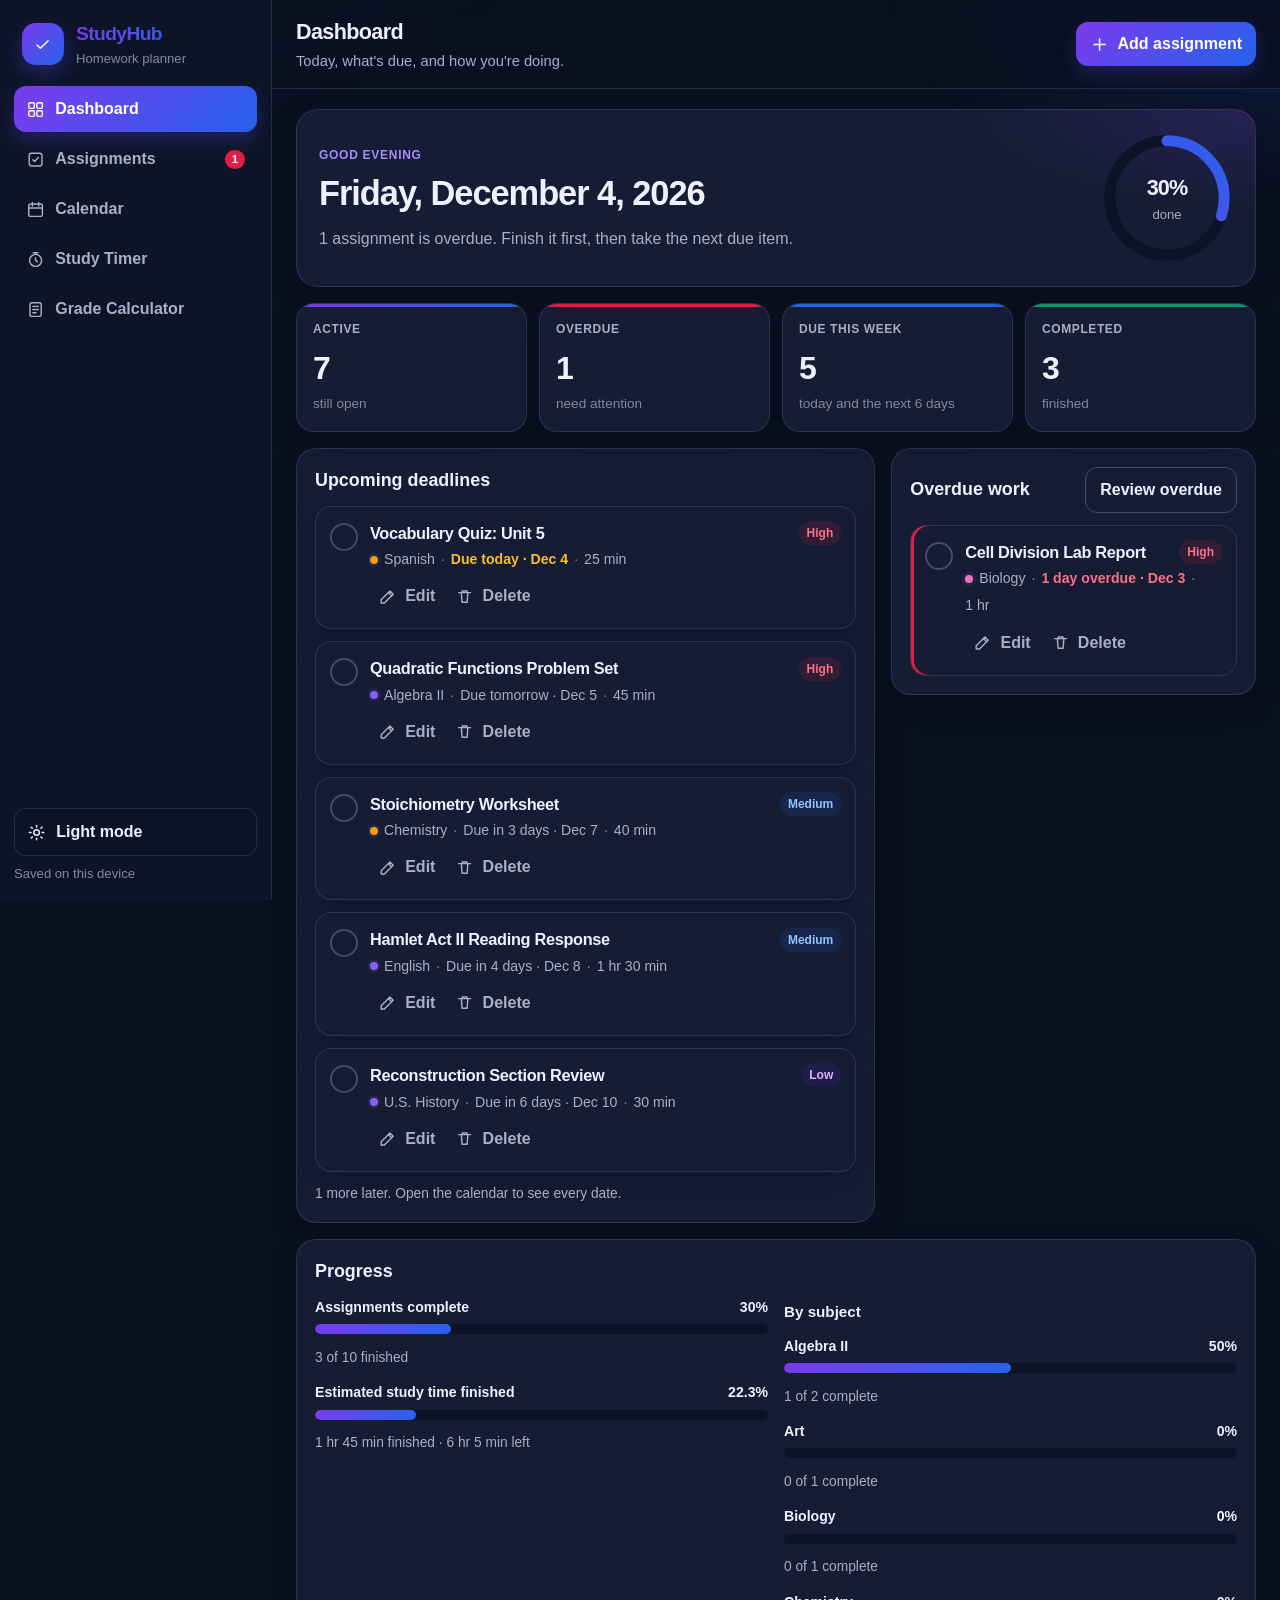
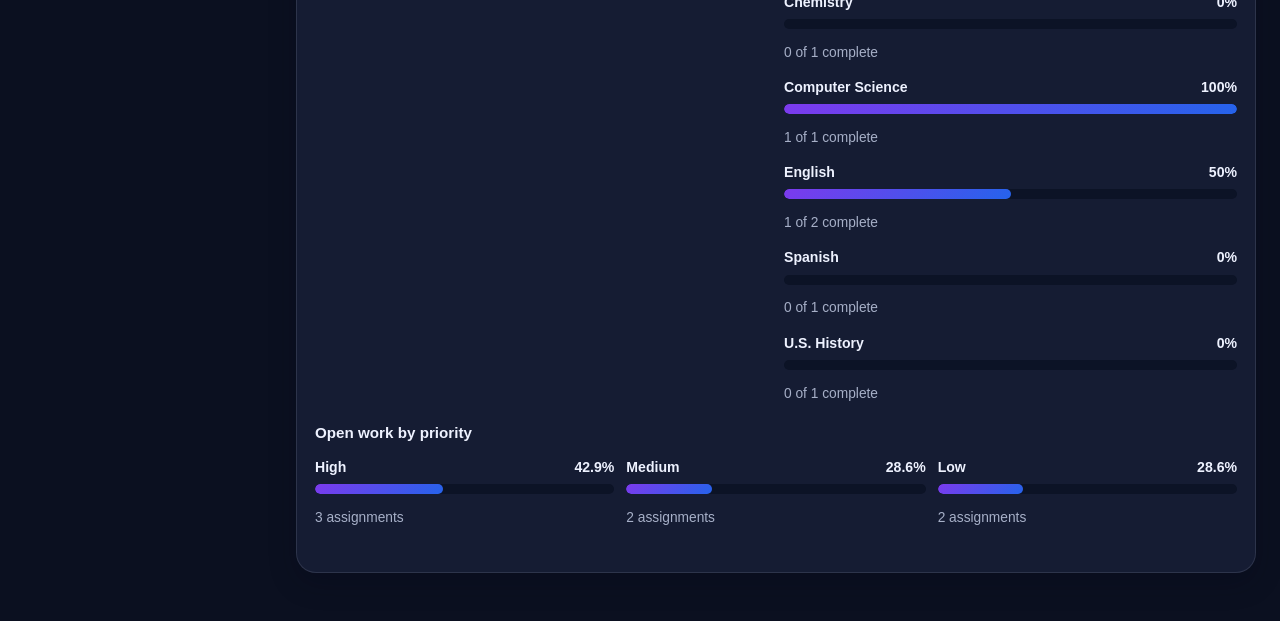
<file: studyhub/index.html>
<!DOCTYPE html>
<html lang="en" data-theme="dark">
  <head>
    <meta charset="UTF-8" />
    <meta name="viewport" content="width=device-width, initial-scale=1" />
    <title>StudyHub</title>
    <meta name="description" content="StudyHub is a homework planner that stays in this browser: assignments, a calendar, a study timer, and a grade calculator." />
    <meta name="theme-color" content="#0b1020" id="theme-color" />
    <link rel="icon" href="favicon.svg" type="image/svg+xml" />
    <script>
      /* Match the saved theme before the first paint. Keep this key in sync with js/store.js. */
      (function () {
        try {
          var raw = localStorage.getItem("studyhub.v1");
          if (!raw) return;
          var theme = JSON.parse(raw).theme;
          if (theme === "light" || theme === "dark") {
            document.documentElement.setAttribute("data-theme", theme);
          }
        } catch (error) {
          /* Keep the default dark theme if storage cannot be read. */
        }
      })();
    </script>
    <link rel="stylesheet" href="css/styles.css" />
  </head>
  <body>
    <a class="skip-link" href="#main">Skip to content</a>
    <div class="shell">
      <div id="sidebar-backdrop" class="sidebar-backdrop" data-action="close-sidebar" hidden></div>
      <aside class="sidebar" id="sidebar">
        <div class="brand">
          <div class="brand-mark" aria-hidden="true">
            <svg viewBox="0 0 24 24" class="icon"><path d="M5 12.5l4.2 4.2L19 7.2"></path></svg>
          </div>
          <div>
            <p class="brand-name">StudyHub</p>
            <p class="brand-tag">Homework planner</p>
          </div>
        </div>
        <nav class="nav" aria-label="Primary">
          <button type="button" class="nav-btn is-active" data-nav="dashboard" aria-current="page">
            <svg class="icon" viewBox="0 0 24 24" aria-hidden="true"><rect x="3.5" y="3.5" width="7" height="7" rx="1.6"></rect><rect x="13.5" y="3.5" width="7" height="7" rx="1.6"></rect><rect x="3.5" y="13.5" width="7" height="7" rx="1.6"></rect><rect x="13.5" y="13.5" width="7" height="7" rx="1.6"></rect></svg>
            Dashboard
          </button>
          <button type="button" class="nav-btn" data-nav="assignments">
            <svg class="icon" viewBox="0 0 24 24" aria-hidden="true"><rect x="4" y="4" width="16" height="16" rx="3"></rect><path d="M8.5 12.2l2.3 2.3 4.7-5"></path></svg>
            Assignments
            <span class="nav-badge" data-badge="overdue" hidden>0</span>
          </button>
          <button type="button" class="nav-btn" data-nav="calendar">
            <svg class="icon" viewBox="0 0 24 24" aria-hidden="true"><rect x="3.5" y="5" width="17" height="15.5" rx="2"></rect><path d="M3.5 10h17M8 3.5v4M16 3.5v4"></path></svg>
            Calendar
          </button>
          <button type="button" class="nav-btn" data-nav="timer">
            <svg class="icon" viewBox="0 0 24 24" aria-hidden="true"><circle cx="12" cy="13" r="7.5"></circle><path d="M12 13V9.5M12 13l2.4 1.6M9 3.5h6M12 3.5V5"></path></svg>
            Study Timer
          </button>
          <button type="button" class="nav-btn" data-nav="grades">
            <svg class="icon" viewBox="0 0 24 24" aria-hidden="true"><rect x="5" y="3.5" width="14" height="17" rx="2"></rect><path d="M8.5 8h7M8.5 12h7M8.5 16h4"></path></svg>
            Grade Calculator
          </button>
        </nav>
        <div class="sidebar-footer">
          <button type="button" class="theme-toggle" id="theme-toggle" data-action="toggle-theme" aria-label="Switch to light mode">
            <svg class="icon" viewBox="0 0 24 24" aria-hidden="true"><circle cx="12" cy="12" r="3.5"></circle><path d="M12 3v2M12 19v2M3 12h2M19 12h2M5.2 5.2l1.4 1.4M17.4 17.4l1.4 1.4M18.8 5.2l-1.4 1.4M6.6 17.4l-1.4 1.4"></path></svg>
            <span>Light mode</span>
          </button>
          <p class="sidebar-note">Saved on this device</p>
        </div>
      </aside>
      <div class="workspace">
        <header class="topbar">
          <div class="topbar-inner">
            <button type="button" class="icon-btn menu-btn" id="menu-btn" data-action="open-menu" aria-label="Open menu" aria-expanded="false">
              <svg class="icon" viewBox="0 0 24 24" aria-hidden="true"><path d="M4 7h16M4 12h16M4 17h16"></path></svg>
            </button>
            <div class="topbar-copy">
              <h1 id="view-title">Dashboard</h1>
              <p id="view-subtitle">Today, what's due, and how you're doing.</p>
            </div>
            <button type="button" class="btn btn-primary" id="quick-add" data-action="open-assignment-form" aria-label="Add assignment">
              <svg class="icon" viewBox="0 0 24 24" aria-hidden="true"><path d="M12 5v14M5 12h14"></path></svg>
              <span>Add assignment</span>
            </button>
          </div>
        </header>
        <main id="main" tabindex="-1">
          <noscript>
            <div class="panel noscript">
              <h2>JavaScript is off</h2>
              <p>StudyHub needs JavaScript to save assignments in this browser. Turn it on, then reload the page.</p>
            </div>
          </noscript>
        </main>
      </div>
    </div>
    <nav class="tabbar" aria-label="Mobile">
      <button type="button" data-nav="dashboard">
        <svg class="icon" viewBox="0 0 24 24" aria-hidden="true"><rect x="3.5" y="3.5" width="7" height="7" rx="1.6"></rect><rect x="13.5" y="3.5" width="7" height="7" rx="1.6"></rect><rect x="3.5" y="13.5" width="7" height="7" rx="1.6"></rect><rect x="13.5" y="13.5" width="7" height="7" rx="1.6"></rect></svg>
        Dashboard
      </button>
      <button type="button" data-nav="assignments">
        <svg class="icon" viewBox="0 0 24 24" aria-hidden="true"><rect x="4" y="4" width="16" height="16" rx="3"></rect><path d="M8.5 12.2l2.3 2.3 4.7-5"></path></svg>
        Assignments
        <span class="nav-badge" data-badge="overdue" hidden>0</span>
      </button>
      <button type="button" data-nav="calendar">
        <svg class="icon" viewBox="0 0 24 24" aria-hidden="true"><rect x="3.5" y="5" width="17" height="15.5" rx="2"></rect><path d="M3.5 10h17M8 3.5v4M16 3.5v4"></path></svg>
        Calendar
      </button>
      <button type="button" data-nav="timer" aria-label="Study Timer">
        <svg class="icon" viewBox="0 0 24 24" aria-hidden="true"><circle cx="12" cy="13" r="7.5"></circle><path d="M12 13V9.5M12 13l2.4 1.6M9 3.5h6M12 3.5V5"></path></svg>
        Timer
      </button>
      <button type="button" data-nav="grades" aria-label="Grade Calculator">
        <svg class="icon" viewBox="0 0 24 24" aria-hidden="true"><rect x="5" y="3.5" width="14" height="17" rx="2"></rect><path d="M8.5 8h7M8.5 12h7M8.5 16h4"></path></svg>
        Grades
      </button>
    </nav>
    <div id="modal-root"></div>
    <div id="toast-root" class="toast-root" aria-live="polite"></div>
    <script src="js/util.js"></script>
    <script src="js/icons.js"></script>
    <script src="js/store.js"></script>
    <script src="js/toast.js"></script>
    <script src="js/modal.js"></script>
    <script src="js/forms.js"></script>
    <script src="js/assignments.js"></script>
    <script src="js/dashboard.js"></script>
    <script src="js/calendar.js"></script>
    <script src="js/timer.js"></script>
    <script src="js/grades.js"></script>
    <script src="js/app.js"></script>
  </body>
</html>
</file>
<file: studyhub/css/styles.css>
/* StudyHub layout, both themes, and the motion used across screens. */

:root {
  color-scheme: dark;
  --bg: #0b1020;
  --bg-glow:
    radial-gradient(1000px 420px at 0% -10%, rgba(124, 58, 237, 0.22), transparent 55%),
    radial-gradient(800px 380px at 100% 0%, rgba(37, 99, 235, 0.18), transparent 50%);
  --sidebar: #0e1428;
  --topbar: rgba(11, 16, 32, 0.88);
  --card: #151c33;
  --card-solid: #171f38;
  --sunken: #0c1326;
  --text: #eef2ff;
  --muted: #a7b0c8;
  --faint: #7e89a6;
  --border: rgba(167, 176, 200, 0.16);
  --border-strong: rgba(167, 176, 200, 0.32);
  --purple: #a78bfa;
  --blue: #60a5fa;
  --gradient: linear-gradient(135deg, #7c3aed 0%, #2563eb 100%);
  --danger: #fb7185;
  --danger-bg: rgba(251, 113, 133, 0.14);
  --warning: #fbbf24;
  --success: #34d399;
  --nav-hover: rgba(139, 92, 246, 0.16);
  --shadow: 0 18px 44px rgba(2, 6, 23, 0.38);
  --shadow-soft: 0 10px 28px rgba(2, 6, 23, 0.22);
  --sidebar-w: 272px;
  --radius: 18px;
}

[data-theme="light"] {
  color-scheme: light;
  --bg: #f3f5fb;
  --bg-glow:
    radial-gradient(900px 380px at 0% -10%, rgba(124, 58, 237, 0.12), transparent 52%),
    radial-gradient(760px 340px at 100% 0%, rgba(37, 99, 235, 0.1), transparent 48%);
  --sidebar: #ffffff;
  --topbar: rgba(243, 245, 251, 0.9);
  --card: #ffffff;
  --card-solid: #ffffff;
  --sunken: #eef1f8;
  --text: #12182b;
  --muted: #52607a;
  --faint: #6d7b95;
  --border: rgba(18, 24, 43, 0.1);
  --border-strong: rgba(18, 24, 43, 0.16);
  --purple: #6d28d9;
  --blue: #1d4ed8;
  --danger: #be123c;
  --danger-bg: rgba(190, 18, 60, 0.08);
  --warning: #b45309;
  --success: #047857;
  --nav-hover: rgba(124, 58, 237, 0.1);
  --shadow: 0 16px 36px rgba(28, 39, 68, 0.1);
  --shadow-soft: 0 10px 24px rgba(28, 39, 68, 0.06);
}

*,
*::before,
*::after {
  box-sizing: border-box;
}

[hidden] {
  display: none !important;
}

html,
body {
  margin: 0;
  min-height: 100%;
}

html {
  scroll-padding-top: 84px;
}

body {
  font-family: Inter, "Segoe UI", Roboto, "Helvetica Neue", Arial, sans-serif;
  font-size: 16px;
  line-height: 1.5;
  color: var(--text);
  background: var(--bg);
}

body::before {
  content: "";
  position: fixed;
  inset: 0;
  background: var(--bg-glow);
  pointer-events: none;
  z-index: -1;
}

button,
input,
textarea,
select {
  font: inherit;
  color: inherit;
}

h1,
h2,
h3,
p {
  overflow-wrap: anywhere;
}

::selection {
  background: rgba(139, 92, 246, 0.35);
}

:focus-visible {
  outline: 2px solid var(--purple);
  outline-offset: 2px;
}

.skip-link {
  position: absolute;
  left: 12px;
  top: -48px;
  z-index: 80;
  background: var(--card-solid);
  color: var(--text);
  padding: 8px 12px;
  border-radius: 10px;
}

.skip-link:focus {
  top: 12px;
}

.icon {
  width: 1.2rem;
  height: 1.2rem;
  display: block;
  fill: none;
  stroke: currentColor;
  stroke-width: 1.8;
  stroke-linecap: round;
  stroke-linejoin: round;
  flex: none;
}

.shell {
  display: flex;
  min-height: 100vh;
}

.sidebar {
  width: var(--sidebar-w);
  flex: none;
  position: sticky;
  top: 0;
  height: 100vh;
  display: flex;
  flex-direction: column;
  gap: 18px;
  padding: 20px 14px 16px;
  background: var(--sidebar);
  border-right: 1px solid var(--border);
  z-index: 40;
}

.brand {
  display: flex;
  align-items: center;
  gap: 12px;
  padding: 0 8px;
}

.brand-mark {
  width: 42px;
  height: 42px;
  border-radius: 14px;
  display: grid;
  place-items: center;
  color: white;
  background: var(--gradient);
  box-shadow: 0 8px 18px rgba(79, 70, 229, 0.35);
}

.brand-name {
  margin: 0;
  font-size: 1.2rem;
  font-weight: 700;
  letter-spacing: -0.03em;
  background: var(--gradient);
  -webkit-background-clip: text;
  background-clip: text;
  color: transparent;
}

.brand-tag,
.sidebar-note {
  margin: 0;
  color: var(--faint);
  font-size: 0.82rem;
}

.nav {
  display: flex;
  flex-direction: column;
  gap: 4px;
}

.nav-btn,
.tabbar button {
  cursor: pointer;
}

.nav-btn {
  display: flex;
  align-items: center;
  gap: 10px;
  width: 100%;
  text-align: left;
  border: 0;
  background: transparent;
  color: var(--muted);
  border-radius: 12px;
  padding: 11px 12px;
  font-weight: 650;
}

.nav-btn:hover {
  background: var(--nav-hover);
  color: var(--text);
}

.nav-btn.is-active {
  background: var(--gradient);
  color: white;
  box-shadow: 0 8px 18px rgba(79, 70, 229, 0.28);
}

.nav-badge {
  margin-left: auto;
  min-width: 1.25rem;
  padding: 0.05rem 0.4rem;
  border-radius: 999px;
  background: #e11d48;
  color: white;
  font-size: 0.72rem;
  font-weight: 700;
  text-align: center;
}

.sidebar-footer {
  margin-top: auto;
  display: flex;
  flex-direction: column;
  gap: 8px;
}

.theme-toggle {
  display: flex;
  align-items: center;
  gap: 10px;
  width: 100%;
  border-radius: 12px;
  border: 1px solid var(--border);
  background: var(--sunken);
  padding: 11px 12px;
  font-weight: 650;
  cursor: pointer;
}

.theme-toggle:hover {
  border-color: var(--purple);
}

.workspace {
  flex: 1;
  min-width: 0;
}

.topbar {
  position: sticky;
  top: 0;
  z-index: 20;
  background: var(--topbar);
  backdrop-filter: blur(16px);
  border-bottom: 1px solid var(--border);
}

.topbar-inner {
  width: min(1180px, 100%);
  margin: 0 auto;
  display: flex;
  align-items: center;
  gap: 14px;
  padding: 16px 24px;
}

.topbar-copy {
  min-width: 0;
}

.topbar-copy h1 {
  margin: 0;
  font-size: 1.35rem;
  letter-spacing: -0.03em;
}

.topbar-copy p {
  margin: 2px 0 0;
  color: var(--muted);
  font-size: 0.92rem;
}

#quick-add {
  margin-left: auto;
}

.menu-btn {
  display: none;
}

.view {
  width: min(1180px, 100%);
  margin: 0 auto;
  display: flex;
  flex-direction: column;
  gap: 16px;
  padding: 20px 24px 48px;
}

.view-enter {
  animation: rise 0.35s ease;
}

@keyframes rise {
  from {
    transform: translateY(8px);
  }
  to {
    transform: none;
  }
}

.btn,
.icon-btn,
.chip,
.choice span,
.segmented button,
.mode-switch button,
.day {
  transition: transform 0.15s ease, filter 0.15s ease, background-color 0.15s ease, border-color 0.15s ease;
}

.btn {
  display: inline-flex;
  align-items: center;
  justify-content: center;
  gap: 8px;
  border: 0;
  border-radius: 12px;
  padding: 10px 14px;
  min-height: 42px;
  font-weight: 700;
  cursor: pointer;
}

.btn:hover,
.icon-btn:hover,
.day:hover,
.chip:hover {
  transform: translateY(-1px);
}

.btn:active,
.icon-btn:active,
.day:active {
  transform: translateY(0);
}

.btn-primary {
  background: var(--gradient);
  color: white;
  box-shadow: 0 8px 18px rgba(79, 70, 229, 0.25);
}

.btn-primary:hover {
  filter: brightness(1.08);
}

.btn-ghost {
  background: transparent;
  color: var(--text);
  border: 1px solid var(--border-strong);
}

.btn-ghost:hover {
  background: var(--sunken);
}

.btn-danger {
  background: #e11d48;
  color: white;
}

.btn-quiet {
  background: transparent;
  color: var(--muted);
  min-height: 36px;
  padding: 6px 8px;
}

.btn-quiet:hover {
  background: var(--sunken);
  color: var(--text);
}

.btn-quiet.danger:hover {
  color: var(--danger);
}

.btn-lg {
  min-height: 48px;
  padding-inline: 18px;
}

.icon-btn {
  width: 40px;
  height: 40px;
  display: inline-flex;
  align-items: center;
  justify-content: center;
  border: 0;
  border-radius: 12px;
  background: var(--sunken);
  cursor: pointer;
}

.panel,
.stat,
.hero,
.task {
  background: var(--card);
  border: 1px solid var(--border);
  box-shadow: var(--shadow-soft);
}

.panel {
  border-radius: 20px;
  padding: 18px;
}

.panel > h2,
.agenda h2 {
  margin: 0 0 12px;
  font-size: 1.12rem;
  letter-spacing: -0.02em;
}

.panel-head {
  display: flex;
  align-items: center;
  justify-content: space-between;
  gap: 12px;
  margin-bottom: 12px;
}

.panel-head h2 {
  margin: 0;
  font-size: 1.12rem;
}

.panel-foot,
.result-count,
.field-hint,
.meter-note {
  color: var(--muted);
  font-size: 0.86rem;
}

.panel-foot,
.result-count {
  margin: 12px 0 0;
}

.hero {
  display: grid;
  grid-template-columns: 1fr auto;
  gap: 18px;
  align-items: center;
  padding: 22px;
  border-radius: 22px;
  background:
    radial-gradient(520px 180px at 100% 0%, rgba(124, 58, 237, 0.18), transparent 55%),
    var(--card);
}

.eyebrow {
  margin: 0;
  color: var(--purple);
  font-weight: 700;
  letter-spacing: 0.06em;
  text-transform: uppercase;
  font-size: 0.75rem;
}

.hero-date {
  margin: 4px 0 8px;
  font-size: clamp(1.55rem, 3vw, 2.15rem);
  letter-spacing: -0.03em;
}

.hero-message {
  margin: 0;
  color: var(--muted);
  max-width: 46rem;
}

.ring-wrap {
  position: relative;
  width: 132px;
  height: 132px;
}

.ring {
  width: 132px;
  height: 132px;
  transform: rotate(-90deg);
}

.ring circle,
.timer-ring circle {
  fill: none;
  stroke-width: 10;
  stroke-linecap: round;
}

.ring-track {
  stroke: var(--sunken);
}

.ring-label,
.timer-readout {
  position: absolute;
  inset: 0;
  display: flex;
  flex-direction: column;
  align-items: center;
  justify-content: center;
  text-align: center;
}

.ring-label strong {
  font-size: 1.35rem;
  letter-spacing: -0.04em;
}

.ring-label span,
.timer-kicker,
.timer-status {
  color: var(--muted);
  font-size: 0.82rem;
}

.stats {
  display: grid;
  grid-template-columns: repeat(4, 1fr);
  gap: 12px;
}

.stat {
  position: relative;
  overflow: hidden;
  border-radius: 18px;
  padding: 16px;
}

.stat::before {
  content: "";
  position: absolute;
  left: 0;
  right: 0;
  top: 0;
  height: 3px;
  background: var(--gradient);
}

.stat.tone-late::before {
  background: #e11d48;
}

.stat.tone-soon::before {
  background: #2563eb;
}

.stat.tone-done::before {
  background: #059669;
}

.stat-label {
  margin: 0;
  color: var(--muted);
  font-size: 0.75rem;
  font-weight: 700;
  letter-spacing: 0.05em;
  text-transform: uppercase;
}

.stat-value {
  margin: 6px 0 0;
  font-size: 2rem;
  font-weight: 700;
  letter-spacing: -0.04em;
  font-variant-numeric: tabular-nums;
}

.stat-note {
  margin: 2px 0 0;
  color: var(--faint);
  font-size: 0.85rem;
}

.split,
.progress-grid,
.grade-layout,
.calendar-layout {
  display: grid;
  gap: 16px;
}

.split,
.calendar-layout {
  grid-template-columns: minmax(0, 1.35fr) minmax(280px, 0.85fr);
  align-items: start;
}

.progress-grid,
.grade-layout {
  grid-template-columns: 1fr 1fr;
}

.subhead {
  margin: 4px 0 12px;
  font-size: 0.95rem;
}

.priority-meters {
  display: grid;
  grid-template-columns: repeat(3, 1fr);
  gap: 12px;
}

.meter {
  margin-bottom: 12px;
}

.meter-top {
  display: flex;
  justify-content: space-between;
  gap: 8px;
  font-size: 0.88rem;
  font-weight: 650;
  margin-bottom: 6px;
}

.bar {
  height: 10px;
  border-radius: 999px;
  background: var(--sunken);
  overflow: hidden;
}

.bar > span {
  display: block;
  height: 100%;
  width: 0;
  border-radius: inherit;
  background: var(--gradient);
  animation: fill 0.7s ease forwards;
}

@keyframes fill {
  to {
    width: var(--target);
  }
}

.task-list,
.grade-list {
  display: flex;
  flex-direction: column;
  gap: 12px;
}

.task {
  display: flex;
  gap: 12px;
  padding: 14px;
  border-radius: 16px;
  transition: transform 0.18s ease, border-color 0.18s ease, background-color 0.2s ease;
}

.task:hover {
  transform: translateY(-2px);
  border-color: var(--border-strong);
}

.task.is-done {
  opacity: 0.74;
}

.task.is-done h3 {
  text-decoration: line-through;
  text-decoration-color: var(--faint);
}

.task.is-overdue {
  box-shadow: inset 3px 0 0 #e11d48;
}

.task.is-flash {
  animation: flash 1.2s ease;
}

@keyframes flash {
  0% {
    box-shadow: 0 0 0 3px rgba(139, 92, 246, 0.55);
  }
  100% {
    box-shadow: 0 0 0 0 rgba(139, 92, 246, 0);
  }
}

.check {
  width: 28px;
  height: 28px;
  margin-top: 2px;
  border-radius: 50%;
  border: 2px solid var(--border-strong);
  background: transparent;
  color: white;
  display: grid;
  place-items: center;
  cursor: pointer;
  flex: none;
  padding: 0;
}

.check:hover {
  border-color: var(--purple);
}

.check.is-on {
  background: var(--gradient);
  border-color: transparent;
}

.check .icon {
  width: 16px;
  height: 16px;
}

.task-body,
.grade-row > div:first-child {
  min-width: 0;
  flex: 1;
}

.task-title-row,
.grade-row,
.timer-actions,
.form-actions,
.modal-actions {
  display: flex;
  align-items: center;
  gap: 8px;
}

.task-title-row {
  justify-content: space-between;
}

.task h3,
.grade-row h3,
.empty h2,
.empty h3 {
  margin: 0;
  font-size: 1.02rem;
  letter-spacing: -0.02em;
}

.task-meta {
  display: flex;
  flex-wrap: wrap;
  align-items: center;
  gap: 6px;
  margin: 4px 0 0;
  color: var(--muted);
  font-size: 0.88rem;
}

.subject-dot,
.dot {
  width: 8px;
  height: 8px;
  border-radius: 50%;
  display: inline-block;
}

.subject-dot {
  box-shadow: 0 0 0 3px rgba(139, 92, 246, 0.12);
}

.sep {
  color: var(--faint);
}

.due-late {
  color: var(--danger);
  font-weight: 700;
}

.due-today {
  color: var(--warning);
  font-weight: 700;
}

.task-desc {
  margin: 8px 0 0;
  color: var(--text);
}

.task-actions {
  display: flex;
  flex-wrap: wrap;
  gap: 4px;
  margin-top: 8px;
}

.pill,
.day-chip {
  border-radius: 999px;
  font-size: 0.75rem;
  font-weight: 700;
  padding: 3px 8px;
  text-transform: capitalize;
}

.priority-high {
  background: rgba(225, 29, 72, 0.14);
  color: #e11d48;
}

.priority-medium {
  background: rgba(37, 99, 235, 0.14);
  color: #1d4ed8;
}

.priority-low {
  background: rgba(109, 40, 217, 0.14);
  color: #6d28d9;
}

[data-theme="dark"] .priority-high {
  color: #fb7185;
}

[data-theme="dark"] .priority-medium {
  color: #93c5fd;
}

[data-theme="dark"] .priority-low {
  color: #d8b4fe;
}

.toolbar {
  display: flex;
  flex-wrap: wrap;
  gap: 12px;
  align-items: end;
}

.segmented {
  display: flex;
  flex-wrap: wrap;
  gap: 8px;
  margin-top: 14px;
}

.segmented button {
  border: 1px solid var(--border);
  background: var(--sunken);
  color: var(--muted);
  border-radius: 999px;
  padding: 8px 12px;
  font-weight: 700;
  cursor: pointer;
}

.segmented button.is-active {
  background: var(--gradient);
  color: white;
  border-color: transparent;
}

.segmented .count {
  margin-left: 4px;
  opacity: 0.8;
  font-variant-numeric: tabular-nums;
}

.field {
  display: flex;
  flex-direction: column;
  gap: 6px;
  margin-bottom: 14px;
}

.field.compact {
  min-width: 180px;
  flex: 1;
  margin: 0;
}

.field label,
.field legend,
.field.compact span {
  font-size: 0.86rem;
  font-weight: 700;
}

fieldset {
  border: 0;
  padding: 0;
  margin: 0;
  min-width: 0;
}

input,
textarea,
select {
  width: 100%;
  border: 1px solid var(--border-strong);
  background: var(--sunken);
  border-radius: 12px;
  padding: 12px 14px;
  min-height: 46px;
}

textarea {
  min-height: 110px;
  resize: vertical;
}

select {
  appearance: none;
  background-image: url("data:image/svg+xml,%3Csvg xmlns='http://www.w3.org/2000/svg' width='16' height='16' viewBox='0 0 24 24' fill='none' stroke='%2394a3b8' stroke-width='2' stroke-linecap='round' stroke-linejoin='round'%3E%3Cpath d='M6 9l6 6 6-6'/%3E%3C/svg%3E");
  background-repeat: no-repeat;
  background-position: right 12px center;
  padding-right: 40px;
}

::placeholder {
  color: var(--faint);
}

.is-invalid {
  border-color: var(--danger) !important;
}

.field-error,
.form-banner {
  color: var(--danger);
  margin: 0;
  font-size: 0.82rem;
}

.form-banner {
  background: var(--danger-bg);
  border-radius: 12px;
  padding: 10px 12px;
  margin-bottom: 12px;
}

.field-hint {
  margin: 0;
}

.form-grid {
  display: grid;
  grid-template-columns: 1fr 1fr;
  gap: 12px;
}

.chips,
.choices {
  display: flex;
  flex-wrap: wrap;
  gap: 8px;
}

.chip {
  border: 1px solid var(--border);
  background: transparent;
  color: var(--muted);
  border-radius: 999px;
  padding: 4px 10px;
  cursor: pointer;
  font-weight: 650;
}

.chip:hover {
  border-color: var(--purple);
  color: var(--text);
}

.choice {
  position: relative;
  flex: 1;
  min-width: 90px;
}

.choice input {
  position: absolute;
  opacity: 0;
  inset: 0;
  width: 100%;
  height: 100%;
  margin: 0;
  cursor: pointer;
}

.choice span {
  display: block;
  text-align: center;
  padding: 10px 12px;
  border-radius: 12px;
  border: 1px solid var(--border);
  background: var(--sunken);
  font-weight: 700;
}

.choice input:checked + span {
  color: white;
  border-color: transparent;
}

.choice input[value="low"]:checked + span {
  background: #64748b;
}

.choice input[value="medium"]:checked + span {
  background: #2563eb;
}

.choice input[value="high"]:checked + span {
  background: #e11d48;
}

.choice input:focus-visible + span {
  outline: 2px solid var(--purple);
  outline-offset: 2px;
}

.form-actions,
.modal-actions {
  justify-content: flex-end;
  margin-top: 6px;
}

.calendar-head {
  display: flex;
  align-items: center;
  gap: 8px;
  margin-bottom: 12px;
}

.calendar-head h2 {
  margin: 0;
  flex: 1;
  text-align: center;
  font-size: 1.15rem;
}

.calendar-head .btn {
  margin-left: auto;
}

.weekdays,
.month-grid {
  display: grid;
  grid-template-columns: repeat(7, minmax(0, 1fr));
  gap: 6px;
}

.weekdays {
  margin-bottom: 6px;
  color: var(--faint);
  font-size: 0.75rem;
  font-weight: 700;
  letter-spacing: 0.04em;
  text-transform: uppercase;
  text-align: center;
}

.day {
  min-height: 92px;
  border: 1px solid var(--border);
  background: var(--sunken);
  border-radius: 12px;
  padding: 6px;
  text-align: left;
  cursor: pointer;
  color: var(--text);
  display: flex;
  flex-direction: column;
  gap: 4px;
}

.day.is-outside {
  opacity: 0.45;
}

.day.is-today:not(.is-selected) {
  box-shadow: inset 0 0 0 2px var(--purple);
}

.day.is-selected {
  background: var(--gradient);
  color: white;
  border-color: transparent;
}

.day.is-selected .day-chip,
.day.is-selected .day-more {
  background: rgba(255, 255, 255, 0.18);
  color: white;
}

.day-num {
  font-weight: 700;
  font-variant-numeric: tabular-nums;
}

.day.has-overdue:not(.is-selected) .day-num {
  color: var(--danger);
}

.day-chips {
  display: flex;
  flex-direction: column;
  gap: 3px;
  min-width: 0;
}

.day-chip,
.day-more {
  max-width: 100%;
  overflow: hidden;
  text-overflow: ellipsis;
  white-space: nowrap;
  text-transform: none;
  font-weight: 650;
}

.day-chip.is-done {
  opacity: 0.7;
  text-decoration: line-through;
}

.day-more {
  color: var(--muted);
  font-size: 0.72rem;
  padding-left: 2px;
}

.day-dots {
  display: none;
  gap: 3px;
  margin-top: auto;
}

.dot.priority-high {
  background: #e11d48;
}

.dot.priority-medium {
  background: #2563eb;
}

.dot.priority-low {
  background: #7c3aed;
}

.timer-card.is-running {
  box-shadow: 0 0 0 1px rgba(139, 92, 246, 0.35), var(--shadow-soft);
}

.timer-layout {
  display: grid;
  grid-template-columns: minmax(220px, 300px) 1fr;
  gap: 28px;
  align-items: center;
}

.timer-face {
  position: relative;
  width: min(280px, 100%);
  margin: 0 auto;
}

.timer-ring {
  width: 100%;
  height: auto;
  transform: rotate(-90deg);
}

.timer-ring circle {
  stroke-width: 12;
}

.timer-clock {
  margin: 0;
  font-family: "JetBrains Mono", "Cascadia Mono", ui-monospace, Menlo, Consolas, monospace;
  font-size: clamp(2.6rem, 6vw, 3.8rem);
  font-weight: 600;
  letter-spacing: -0.05em;
  font-variant-numeric: tabular-nums;
}

.timer-kicker,
.timer-status {
  margin: 0;
}

.timer-status {
  font-weight: 700;
}

.mode-switch {
  display: grid;
  grid-template-columns: repeat(3, 1fr);
  gap: 8px;
}

.mode-switch button {
  display: flex;
  flex-direction: column;
  gap: 2px;
  border-radius: 14px;
  border: 1px solid var(--border);
  background: var(--sunken);
  padding: 12px 8px;
  cursor: pointer;
  font-weight: 700;
}

.mode-switch button span {
  font-weight: 600;
  color: var(--muted);
  font-size: 0.8rem;
}

.mode-switch button.is-active {
  background: var(--gradient);
  color: white;
  border-color: transparent;
}

.mode-switch button.is-active span {
  color: rgba(255, 255, 255, 0.86);
}

.timer-actions {
  margin: 14px 0;
}

.cycle {
  display: flex;
  align-items: center;
  gap: 10px;
  margin-bottom: 8px;
}

.cycle p,
.timer-hint {
  margin: 0;
}

.cycle-dots {
  display: flex;
  gap: 6px;
}

.cycle-dots span {
  width: 12px;
  height: 12px;
  border-radius: 50%;
  background: var(--sunken);
  border: 1px solid var(--border-strong);
}

.cycle-dots span.is-on {
  background: var(--gradient);
  border-color: transparent;
}

.timer-hint {
  font-weight: 650;
  margin-bottom: 6px;
}

.grade-results {
  display: grid;
  gap: 12px;
}

.grade-score {
  padding: 4px 0 8px;
}

.grade-percent {
  margin: 4px 0;
  font-size: clamp(2.1rem, 4vw, 3rem);
  font-weight: 700;
  letter-spacing: -0.04em;
  font-variant-numeric: tabular-nums;
}

.grade-percent span {
  font-size: 0.46em;
  color: var(--purple);
  margin-left: 4px;
}

.formula {
  margin: 0;
  color: var(--muted);
  font-size: 0.88rem;
}

.grade-row {
  justify-content: space-between;
  align-items: flex-start;
  padding-top: 12px;
  border-top: 1px solid var(--border);
}

.grade-list {
  gap: 0;
}

.empty {
  text-align: center;
  padding: 28px 12px;
}

.empty.compact {
  padding: 12px 4px 4px;
  text-align: left;
}

.empty p {
  color: var(--muted);
  margin: 8px auto 16px;
  max-width: 38rem;
}

.empty.compact p {
  margin-bottom: 0;
}

.empty-icon {
  width: 56px;
  height: 56px;
  margin: 0 auto 12px;
  border-radius: 16px;
  display: grid;
  place-items: center;
  background: var(--sunken);
  color: var(--purple);
}

.empty-icon .icon {
  width: 1.6rem;
  height: 1.6rem;
}

.confirm-copy {
  margin-top: 0;
}

.modal-backdrop {
  position: fixed;
  inset: 0;
  z-index: 60;
  display: grid;
  place-items: center;
  padding: 20px;
  background: rgba(6, 10, 22, 0.78);
  overflow: auto;
}

.modal {
  width: min(560px, 100%);
  max-height: min(92vh, 860px);
  overflow: auto;
  background: var(--card-solid);
  color: var(--text);
  border-radius: 20px;
  border: 1px solid var(--border);
  box-shadow: var(--shadow);
  animation: rise 0.22s ease;
}

.modal-head {
  display: flex;
  align-items: center;
  justify-content: space-between;
  gap: 12px;
  padding: 16px 16px 0;
}

.modal-head h2 {
  margin: 0;
  font-size: 1.2rem;
}

.modal-body {
  padding: 16px;
}

body.modal-open,
body.sidebar-open {
  overflow: hidden;
}

.toast-root {
  position: fixed;
  right: 16px;
  bottom: 16px;
  z-index: 70;
  display: flex;
  flex-direction: column;
  gap: 10px;
  width: min(380px, calc(100vw - 32px));
}

.toast {
  display: flex;
  gap: 10px;
  align-items: flex-start;
  padding: 12px;
  border-radius: 14px;
  background: var(--card-solid);
  border: 1px solid var(--border);
  box-shadow: var(--shadow);
  animation: rise 0.22s ease;
}

.toast p {
  margin: 2px 0 0;
  flex: 1;
}

.toast-icon {
  width: 28px;
  height: 28px;
  border-radius: 50%;
  display: grid;
  place-items: center;
  flex: none;
}

.toast-success .toast-icon {
  background: rgba(5, 150, 105, 0.15);
  color: var(--success);
}

.toast-warning .toast-icon {
  background: rgba(217, 119, 6, 0.15);
  color: var(--warning);
}

.toast-close {
  background: transparent;
  width: 32px;
  height: 32px;
}

.toast.is-leaving {
  opacity: 0;
  transform: translateY(6px);
}

.sidebar-backdrop {
  position: fixed;
  inset: 0;
  z-index: 35;
  background: rgba(5, 8, 20, 0.55);
}

.tabbar {
  display: none;
}

.noscript {
  margin: 24px;
}

@media (max-width: 980px) {
  .stats {
    grid-template-columns: 1fr 1fr;
  }

  .split,
  .calendar-layout,
  .progress-grid,
  .grade-layout,
  .priority-meters {
    grid-template-columns: 1fr;
  }
}

@media (min-width: 861px) {
  .topbar .menu-btn {
    display: none;
  }
}

@media (max-width: 860px) {
  .topbar .menu-btn {
    display: inline-flex;
  }

  .sidebar {
    position: fixed;
    transform: translateX(-105%);
    transition: transform 0.22s ease;
    width: min(300px, 86vw);
    box-shadow: var(--shadow);
  }

  body.sidebar-open .sidebar {
    transform: none;
  }

  .tabbar {
    display: flex;
    position: fixed;
    left: 0;
    right: 0;
    bottom: 0;
    z-index: 30;
    background: var(--topbar);
    backdrop-filter: blur(16px);
    border-top: 1px solid var(--border);
    padding: 6px 4px calc(6px + env(safe-area-inset-bottom));
    justify-content: space-around;
  }

  .tabbar button {
    position: relative;
    flex: 1;
    border: 0;
    background: transparent;
    color: var(--faint);
    display: flex;
    flex-direction: column;
    align-items: center;
    gap: 2px;
    font-size: 0.68rem;
    font-weight: 700;
    padding: 4px 2px 2px;
  }

  .tabbar button.is-active {
    color: var(--purple);
  }

  .tabbar .nav-badge {
    position: absolute;
    top: 0;
    right: calc(50% - 24px);
    margin: 0;
  }

  .view {
    padding-bottom: calc(96px + env(safe-area-inset-bottom));
  }

  .toast-root {
    bottom: calc(78px + env(safe-area-inset-bottom));
  }

  .shell {
    display: block;
  }
}

@media (max-width: 720px) {
  .day {
    min-height: 52px;
    padding: 4px;
  }

  .day-chips {
    display: none;
  }

  .day-dots {
    display: flex;
  }

  .hero,
  .timer-layout,
  .form-grid {
    grid-template-columns: 1fr;
  }

  .topbar-copy p {
    display: none;
  }

  .topbar-inner,
  .view {
    padding-left: 16px;
    padding-right: 16px;
  }

  #quick-add span {
    display: none;
  }

  .grade-row,
  .form-actions,
  .modal-actions {
    flex-direction: column;
    align-items: stretch;
  }

  .form-actions,
  .modal-actions {
    flex-direction: column-reverse;
  }

  .calendar-head {
    flex-wrap: wrap;
  }

  .calendar-head .btn {
    margin-left: 0;
  }
}

@media (prefers-reduced-motion: reduce) {
  *,
  *::before,
  *::after {
    animation: none !important;
    transition: none !important;
  }

  .bar > span {
    width: var(--target);
  }
}
</file>
